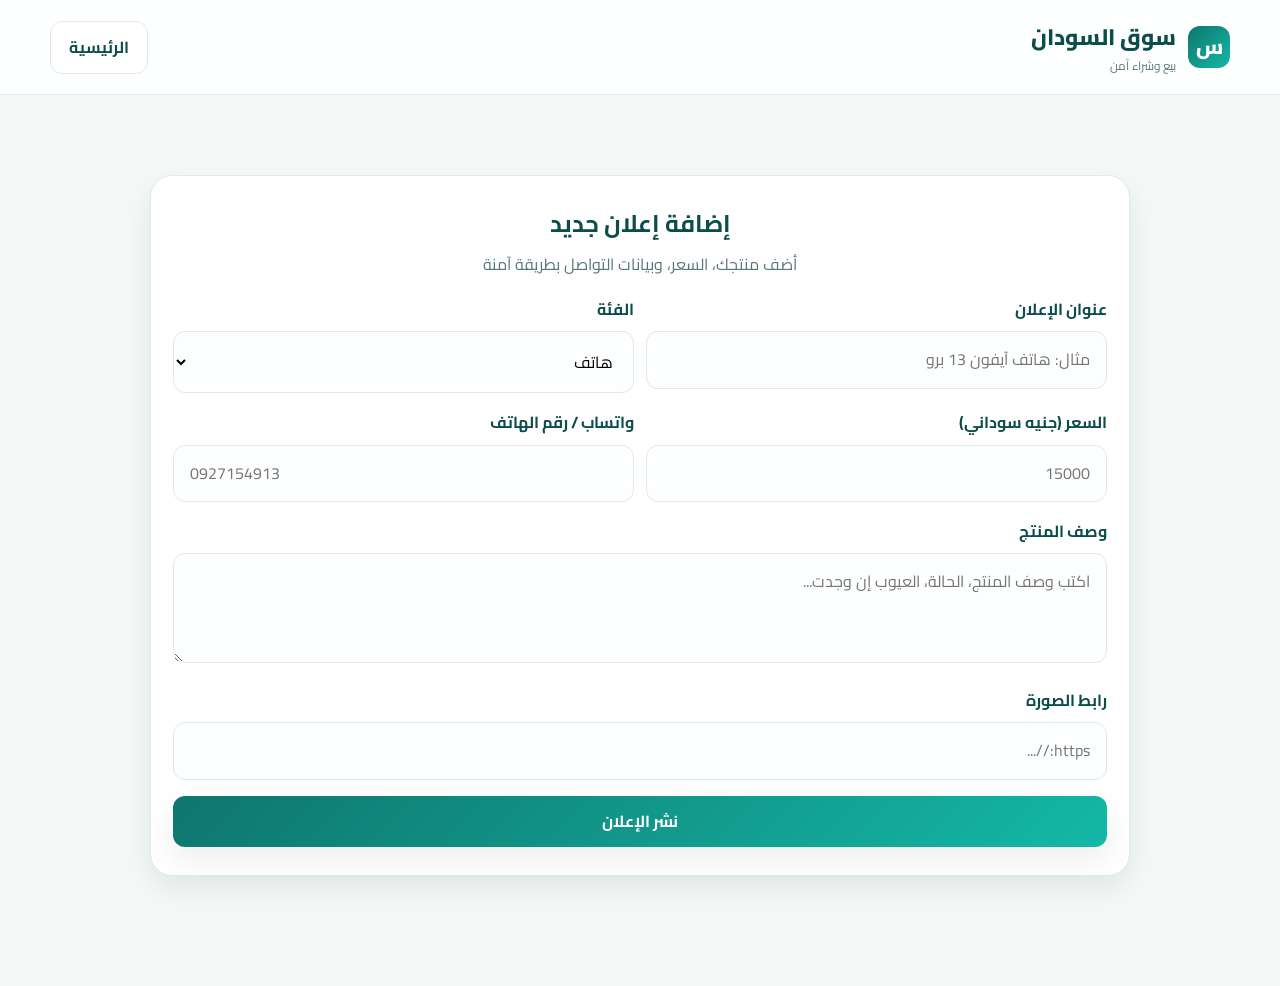
<file: add-listing.html>
<!DOCTYPE html>
<html lang="ar" dir="rtl">
  <head>
    <meta charset="UTF-8" />
    <meta name="viewport" content="width=device-width, initial-scale=1.0" />
    <title>إضافة إعلان | سوق السودان</title>
    <link rel="preconnect" href="https://fonts.googleapis.com" />
    <link rel="preconnect" href="https://fonts.gstatic.com" crossorigin />
    <link
      href="https://fonts.googleapis.com/css2?family=Cairo:wght@400;600;700;800&display=swap"
      rel="stylesheet"
    />
    <link rel="stylesheet" href="styles.css" />
  </head>
  <body>
    <header class="topbar">
      <div class="container nav">
        <div class="brand-wrap">
          <div class="logo">س</div>
          <div>
            <div class="brand-name">سوق السودان</div>
            <div class="brand-tag">بيع وشراء آمن</div>
          </div>
        </div>
        <div class="nav-actions">
          <a class="btn btn-light" href="index.html">الرئيسية</a>
        </div>
      </div>
    </header>

    <main class="form-shell">
      <section class="listing-box">
        <div class="form-header">
          <h2>إضافة إعلان جديد</h2>
          <p>أضف منتجك، السعر، وبيانات التواصل بطريقة آمنة</p>
        </div>

        <form id="listing-form">
          <div class="inline-row">
            <div class="form-group">
              <label for="title">عنوان الإعلان</label>
              <input id="title" type="text" placeholder="مثال: هاتف آيفون 13 برو" required />
            </div>

            <div class="form-group">
              <label for="category">الفئة</label>
              <select id="category">
                <option>هاتف</option>
                <option>سيارة</option>
                <option>أثاث</option>
                <option>ملابس</option>
                <option>أجهزة</option>
                <option>أخرى</option>
              </select>
            </div>
          </div>

          <div class="inline-row">
            <div class="form-group">
              <label for="price">السعر (جنيه سوداني)</label>
              <input id="price" type="number" placeholder="15000" required />
            </div>

            <div class="form-group">
              <label for="whatsapp">واتساب / رقم الهاتف</label>
              <input id="whatsapp" type="tel" placeholder="0927154913" required />
            </div>
          </div>

          <div class="form-group">
            <label for="details">وصف المنتج</label>
            <textarea id="details" placeholder="اكتب وصف المنتج، الحالة، العيوب إن وجدت..."></textarea>
          </div>

          <div class="form-group">
            <label for="image">رابط الصورة</label>
            <input id="image" type="url" placeholder="https://..." />
          </div>

          <button class="btn btn-primary primary-btn-wide" type="submit">نشر الإعلان</button>
        </form>
      </section>
    </main>

    <script src="script.js"></script>
  </body>
</html>
</file>
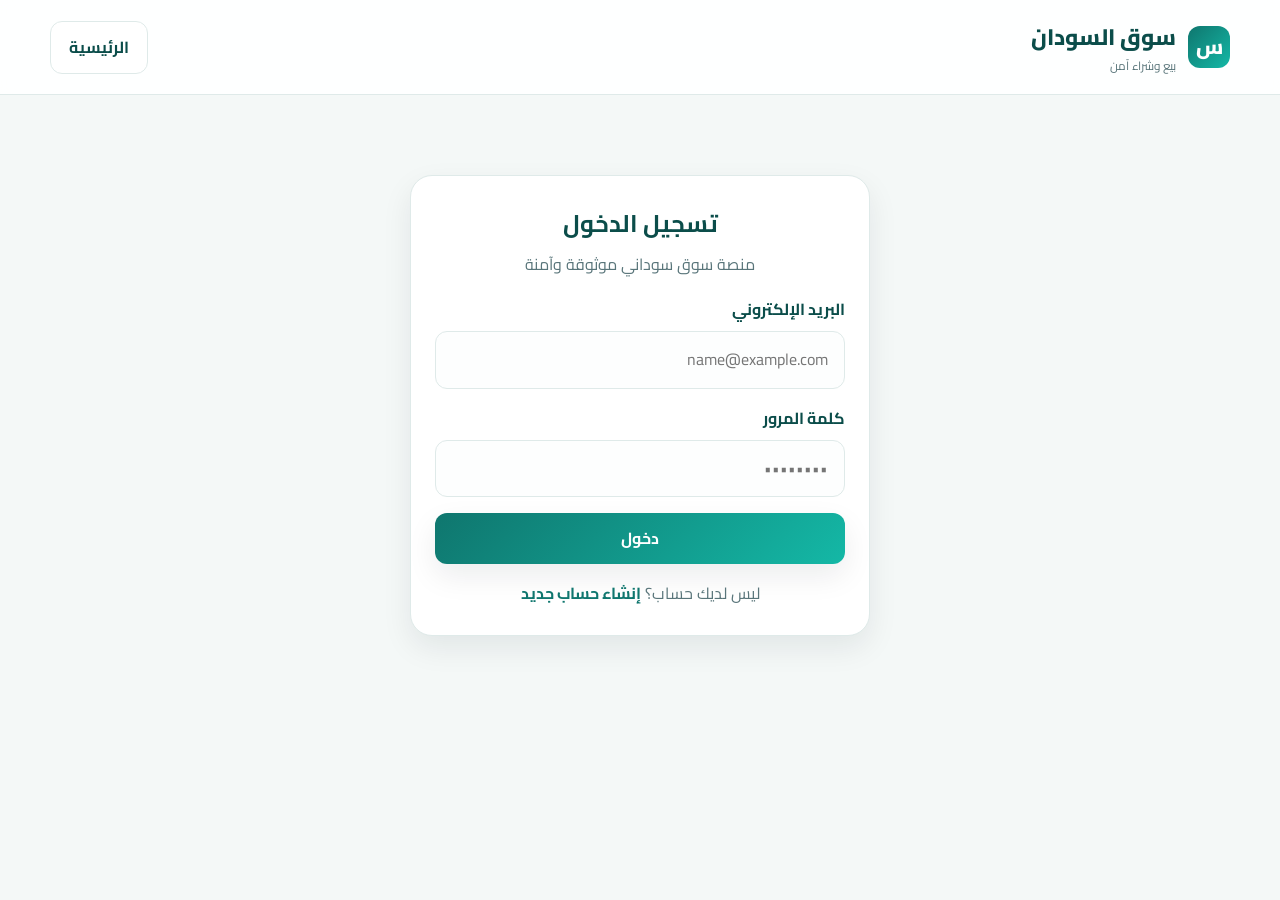
<file: login.html>
<!DOCTYPE html>
<html lang="ar" dir="rtl">
  <head>
    <meta charset="UTF-8" />
    <meta name="viewport" content="width=device-width, initial-scale=1.0" />
    <title>تسجيل الدخول | سوق السودان</title>
    <link rel="preconnect" href="https://fonts.googleapis.com" />
    <link rel="preconnect" href="https://fonts.gstatic.com" crossorigin />
    <link
      href="https://fonts.googleapis.com/css2?family=Cairo:wght@400;600;700;800&display=swap"
      rel="stylesheet"
    />
    <link rel="stylesheet" href="styles.css" />
  </head>
  <body>
    <header class="topbar">
      <div class="container nav">
        <div class="brand-wrap">
          <div class="logo">س</div>
          <div>
            <div class="brand-name">سوق السودان</div>
            <div class="brand-tag">بيع وشراء آمن</div>
          </div>
        </div>
        <div class="nav-actions">
          <a class="btn btn-light" href="index.html">الرئيسية</a>
        </div>
      </div>
    </header>

    <main class="form-shell">
      <section class="auth-box">
        <div class="form-header">
          <h2>تسجيل الدخول</h2>
          <p>منصة سوق سوداني موثوقة وآمنة</p>
        </div>

        <form id="login-form">
          <div class="form-group">
            <label for="email">البريد الإلكتروني</label>
            <input id="email" type="email" placeholder="name@example.com" required />
          </div>

          <div class="form-group">
            <label for="password">كلمة المرور</label>
            <input id="password" type="password" placeholder="••••••••" required />
          </div>

          <button class="btn btn-primary primary-btn-wide" type="submit">دخول</button>

          <div class="helper-link">
            ليس لديك حساب؟ <a href="#">إنشاء حساب جديد</a>
          </div>
        </form>
      </section>
    </main>

    <script src="script.js"></script>
  </body>
</html>
</file>
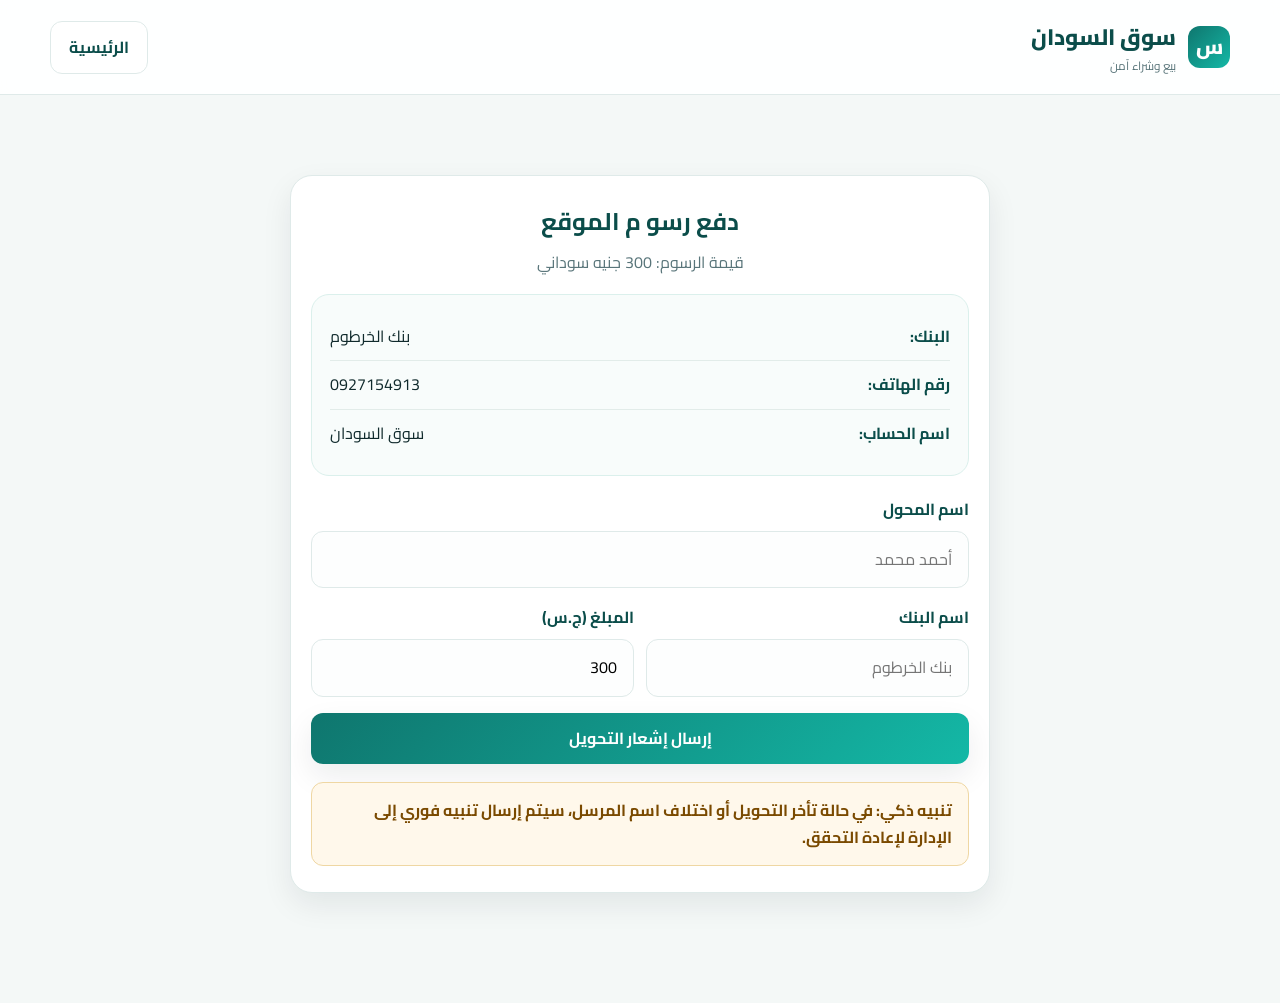
<file: payment.html>
<!DOCTYPE html>
<html lang="ar" dir="rtl">
  <head>
    <meta charset="UTF-8" />
    <meta name="viewport" content="width=device-width, initial-scale=1.0" />
    <title>دفع الرسوم | سوق السودان</title>
    <link rel="preconnect" href="https://fonts.googleapis.com" />
    <link rel="preconnect" href="https://fonts.gstatic.com" crossorigin />
    <link
      href="https://fonts.googleapis.com/css2?family=Cairo:wght@400;600;700;800&display=swap"
      rel="stylesheet"
    />
    <link rel="stylesheet" href="styles.css" />
  </head>
  <body>
    <header class="topbar">
      <div class="container nav">
        <div class="brand-wrap">
          <div class="logo">س</div>
          <div>
            <div class="brand-name">سوق السودان</div>
            <div class="brand-tag">بيع وشراء آمن</div>
          </div>
        </div>
        <div class="nav-actions">
          <a class="btn btn-light" href="index.html">الرئيسية</a>
        </div>
      </div>
    </header>

    <main class="form-shell">
      <section class="payment-box">
        <div class="form-header">
          <h2>دفع رسو م الموقع</h2>
          <p>قيمة الرسوم: 300 جنيه سوداني</p>
        </div>

        <div class="bank-details">
          <div class="bank-row">
            <strong>البنك:</strong>
            <span>بنك الخرطوم</span>
          </div>
          <div class="bank-row">
            <strong>رقم الهاتف:</strong>
            <span>0927154913</span>
          </div>
          <div class="bank-row">
            <strong>اسم الحساب:</strong>
            <span>سوق السودان</span>
          </div>
        </div>

        <form id="payment-form">
          <div class="form-group">
            <label for="transferName">اسم المحول</label>
            <input id="transferName" type="text" placeholder="أحمد محمد" required />
          </div>

          <div class="inline-row">
            <div class="form-group">
              <label for="bankName">اسم البنك</label>
              <input id="bankName" type="text" placeholder="بنك الخرطوم" required />
            </div>

            <div class="form-group">
              <label for="amount">المبلغ (ج.س)</label>
              <input id="amount" type="number" value="300" required />
            </div>
          </div>

          <button class="btn btn-primary primary-btn-wide" type="submit">إرسال إشعار التحويل</button>

          <div class="alert-note">
            تنبيه ذكي: في حالة تأخر التحويل أو اختلاف اسم المرسل، سيتم إرسال تنبيه فوري إلى الإدارة لإعادة التحقق.
          </div>
        </form>
      </section>
    </main>

    <script src="script.js"></script>
  </body>
</html>
</file>
<file: styles.css>
* {
  margin: 0;
  padding: 0;
  box-sizing: border-box;
}

:root {
  --bg: #f4f8f7;
  --panel: #ffffff;
  --panel-alt: #ecf9f6;
  --primary: #0f766e;
  --primary-dark: #0b4d4a;
  --accent: #f59e0b;
  --danger: #dc2626;
  --warning: #f59e0b;
  --success: #16a34a;
  --text: #102a2c;
  --muted: #59757a;
  --border: #dfeae9;
  --shadow: 0 12px 30px rgba(15, 23, 42, 0.08);
}

html {
  scroll-behavior: smooth;
}

body {
  font-family: "Cairo", sans-serif;
  background: var(--bg);
  color: var(--text);
  line-height: 1.7;
}

a {
  text-decoration: none;
  color: inherit;
}

img {
  max-width: 100%;
  display: block;
}

button,
input,
textarea,
select {
  font: inherit;
}

.container {
  width: min(1180px, calc(100% - 32px));
  margin: 0 auto;
}

.topbar {
  position: sticky;
  top: 0;
  z-index: 30;
  background: rgba(255, 255, 255, 0.9);
  backdrop-filter: blur(8px);
  border-bottom: 1px solid var(--border);
}

.nav {
  display: flex;
  align-items: center;
  justify-content: space-between;
  padding: 18px 0;
  gap: 20px;
}

.brand-wrap {
  display: flex;
  align-items: center;
  gap: 12px;
}

.logo {
  width: 42px;
  height: 42px;
  border-radius: 12px;
  background: linear-gradient(135deg, var(--primary), #14b8a6);
  display: grid;
  place-items: center;
  color: white;
  font-weight: 800;
  font-size: 1.3rem;
}

.brand-name {
  font-size: 1.4rem;
  font-weight: 800;
  color: var(--primary-dark);
}

.brand-tag {
  font-size: 0.74rem;
  color: var(--muted);
}

.main-nav {
  display: flex;
  align-items: center;
  gap: 22px;
  color: var(--muted);
  font-weight: 700;
}

.main-nav a:hover {
  color: var(--primary);
}

.nav-actions {
  display: flex;
  align-items: center;
  gap: 12px;
}

.btn {
  display: inline-flex;
  align-items: center;
  justify-content: center;
  gap: 8px;
  border: none;
  border-radius: 12px;
  padding: 12px 18px;
  font-weight: 700;
  cursor: pointer;
  transition: transform 0.2s ease, box-shadow 0.2s ease;
}

.btn:hover {
  transform: translateY(-1px);
}

.btn-primary {
  background: linear-gradient(135deg, var(--primary), #14b8a6);
  color: white;
  box-shadow: var(--shadow);
}

.btn-light {
  background: white;
  border: 1px solid var(--border);
  color: var(--primary-dark);
}

.btn-ghost {
  background: #eefaf8;
  color: var(--primary-dark);
  border: 1px solid #d5f1eb;
}

.hero {
  padding: 54px 0 32px;
  background:
    radial-gradient(circle at top right, rgba(20,184,166,0.12), transparent 24%),
    linear-gradient(180deg, #fafdfd, #f5f8f7);
}

.hero-grid {
  display: grid;
  grid-template-columns: 1.08fr 0.92fr;
  align-items: center;
  gap: 42px;
}

.badge,
.mini-label,
.fee-badge {
  display: inline-block;
  border-radius: 999px;
  font-weight: 800;
  letter-spacing: 0.02em;
}

.badge {
  background: rgba(15, 118, 110, 0.1);
  color: var(--primary);
  padding: 8px 16px;
  margin-bottom: 18px;
}

.hero-copy h1 {
  font-size: clamp(2.3rem, 4vw, 4.3rem);
  line-height: 1.2;
  color: var(--primary-dark);
  margin-bottom: 18px;
}

.hero-copy p {
  color: var(--muted);
  font-size: 1.06rem;
  max-width: 620px;
}

.search-box {
  display: flex;
  align-items: center;
  background: white;
  border: 1px solid var(--border);
  box-shadow: var(--shadow);
  border-radius: 16px;
  overflow: hidden;
  margin-top: 28px;
  max-width: 620px;
}

.search-box input {
  flex: 1;
  border: none;
  padding: 18px 18px;
  outline: none;
  background: transparent;
}

.search-box button {
  border: none;
  background: var(--primary);
  color: white;
  padding: 18px 28px;
  cursor: pointer;
  font-weight: 800;
}

.hero-stats {
  display: flex;
  gap: 30px;
  margin-top: 30px;
  flex-wrap: wrap;
}

.hero-stats div {
  display: flex;
  flex-direction: column;
  gap: 6px;
}

.hero-stats strong {
  color: var(--primary-dark);
  font-size: 1.8rem;
}

.hero-stats span {
  color: var(--muted);
}

.hero-visual {
  position: relative;
  min-height: 500px;
}

.product-showcase {
  width: min(500px, 100%);
  height: 520px;
  border-radius: 28px;
  overflow: hidden;
  box-shadow: 0 25px 45px rgba(15, 118, 110, 0.2);
  position: absolute;
  left: 50%;
  transform: translateX(-50%);
  top: 40px;
}

.product-showcase img {
  width: 100%;
  height: 100%;
  object-fit: cover;
}

.floating-card {
  position: absolute;
  background: rgba(255, 255, 255, 0.94);
  width: 220px;
  border-radius: 18px;
  padding: 18px 16px;
  border: 1px solid var(--border);
  box-shadow: var(--shadow);
}

.floating-card span {
  font-size: 0.75rem;
  color: var(--muted);
}

.floating-card h3 {
  margin: 8px 0;
  font-size: 1.1rem;
  color: var(--primary-dark);
}

.floating-card strong {
  color: var(--primary);
  font-size: 0.96rem;
}

.card-1 {
  right: 5px;
  top: 0;
}

.card-2 {
  left: 10px;
  bottom: 20px;
}

.trusted-bar {
  background: #0d2d2c;
  color: rgba(255,255,255,0.8);
  padding: 22px 0;
}

.trusted-row {
  display: grid;
  grid-template-columns: repeat(4, minmax(0, 1fr));
  text-align: center;
  gap: 20px;
  font-weight: 700;
}

.listings,
.how-it-works,
.security,
.fees {
  padding: 90px 0;
}

.section-header {
  margin-bottom: 30px;
  display: flex;
  align-items: center;
  justify-content: space-between;
  gap: 18px;
}

.section-header.center {
  justify-content: center;
  text-align: center;
}

.mini-label {
  background: rgba(15, 118, 110, 0.09);
  color: var(--primary);
  font-size: 0.82rem;
  padding: 7px 12px;
  margin-bottom: 12px;
}

.section-header h2 {
  font-size: clamp(2rem, 3vw, 3rem);
  color: var(--primary-dark);
}

.product-grid {
  display: grid;
  grid-template-columns: repeat(4, minmax(0, 1fr));
  gap: 24px;
}

.product-card {
  background: var(--panel);
  border: 1px solid var(--border);
  border-radius: 20px;
  overflow: hidden;
  box-shadow: var(--shadow);
}

.product-image {
  position: relative;
  height: 230px;
}

.product-image img {
  width: 100%;
  height: 100%;
  object-fit: cover;
}

.tag {
  position: absolute;
  right: 12px;
  top: 12px;
  background: rgba(245, 158, 11, 0.96);
  color: white;
  padding: 8px 12px;
  border-radius: 999px;
  font-size: 0.72rem;
  font-weight: 800;
}

.product-body {
  padding: 18px 18px 16px;
}

.price-row {
  display: flex;
  align-items: center;
  justify-content: space-between;
  gap: 12px;
  margin-bottom: 8px;
}

.price-row strong {
  color: var(--primary);
  font-size: 1.4rem;
}

.price-row span {
  color: var(--muted);
  font-size: 0.78rem;
}

.product-body h3 {
  color: var(--primary-dark);
  margin-bottom: 8px;
}

.product-body p {
  color: var(--muted);
  min-height: 76px;
}

.meta-row,
.seller-row,
.status-row {
  display: flex;
  align-items: center;
  justify-content: space-between;
  gap: 12px;
}

.meta-row {
  color: var(--muted);
  font-size: 0.8rem;
  margin-top: 12px;
}

.seller-row {
  margin-top: 18px;
}

.seller-row div {
  display: flex;
  flex-direction: column;
  gap: 2px;
}

.seller-row small {
  color: var(--muted);
}

.steps-grid {
  display: grid;
  grid-template-columns: repeat(4, minmax(0, 1fr));
  gap: 20px;
}

.step-box {
  background: var(--panel);
  border: 1px solid var(--border);
  box-shadow: var(--shadow);
  border-radius: 22px;
  padding: 28px 22px;
}

.step-box span {
  display: inline-flex;
  width: 50px;
  height: 50px;
  border-radius: 15px;
  background: rgba(15, 118, 110, 0.09);
  color: var(--primary);
  font-weight: 800;
  justify-content: center;
  align-items: center;
  margin-bottom: 16px;
}

.step-box h3 {
  color: var(--primary-dark);
  margin-bottom: 8px;
}

.step-box p {
  color: var(--muted);
}

.security-grid {
  display: grid;
  grid-template-columns: 1.1fr 0.9fr;
  gap: 30px;
  align-items: center;
}

.security h2 {
  color: var(--primary-dark);
  font-size: clamp(2rem, 3vw, 2.8rem);
  margin-bottom: 12px;
}

.security p {
  color: var(--muted);
  margin-bottom: 20px;
}

.check-list {
  list-style: none;
  display: grid;
  gap: 12px;
  color: var(--text);
  font-weight: 600;
}

.check-list li::before {
  content: "✓";
  display: inline-block;
  margin-left: 12px;
  color: var(--success);
  font-weight: 900;
}

.alert-card {
  background: var(--panel);
  border: 1px solid var(--border);
  border-radius: 22px;
  box-shadow: var(--shadow);
  padding: 22px 20px;
}

.alert-header {
  display: flex;
  align-items: center;
  gap: 10px;
  margin-bottom: 16px;
}

.dot {
  display: inline-block;
  width: 12px;
  height: 12px;
  border-radius: 50%;
} 

.dot.green { background: var(--success); }
.dot.orange { background: var(--warning); }

.risk-level {
  color: var(--primary-dark);
  font-weight: 800;
  margin-bottom: 18px;
}

.alert-box {
  border-radius: 16px;
  padding: 16px 14px;
  margin-bottom: 12px;
  border: 1px solid transparent;
}

.alert-box span {
  display: block;
  font-weight: 800;
  margin-bottom: 6px;
}

.alert-box small {
  color: var(--muted);
}

.alert-box.safe {
  background: #eefaf4;
  border-color: #cfead8;
}

.alert-box.warning {
  background: #fff8eb;
  border-color: #f4dca0;
}

.alert-box.info {
  background: #eef8ff;
  border-color: #cfe3f8;
}

.fees-grid {
  display: grid;
  grid-template-columns: repeat(3, minmax(0, 1fr));
  gap: 22px;
}

.fee-card {
  background: var(--panel);
  border: 1px solid var(--border);
  border-radius: 24px;
  padding: 24px 18px;
  box-shadow: var(--shadow);
}

.fee-card.featured {
  background: linear-gradient(180deg, rgba(15,118,110,0.05), rgba(255,255,255,1));
}

.fee-badge {
  background: rgba(15, 118, 110, 0.09);
  color: var(--primary);
  padding: 8px 12px;
  font-size: 0.75rem;
  margin-bottom: 14px;
}

.fee-badge.alt {
  background: rgba(245, 158, 11, 0.12);
  color: #a15a00;
}

.fee-card h3 {
  color: var(--primary-dark);
  margin-bottom: 8px;
  font-size: 2rem;
}

.fee-card p {
  color: var(--muted);
  margin-bottom: 16px;
}

.fee-card ul {
  list-style: none;
  display: grid;
  gap: 8px;
  color: var(--text);
  font-weight: 600;
}

.fee-card ul li::before {
  content: "•";
  color: var(--primary);
  margin-left: 10px;
}

.bank-box {
  display: grid;
  gap: 6px;
  background: var(--panel-alt);
  border-radius: 14px;
  padding: 14px;
  border: 1px solid #d4efea;
  color: var(--text);
}

.site-footer {
  background: #0d1b20;
  color: rgba(255,255,255,0.8);
  padding-top: 54px;
}

.footer-grid {
  display: grid;
  grid-template-columns: 1.4fr 1fr 1fr;
  gap: 32px;
  padding-bottom: 30px;
}

.footer-brand {
  margin-bottom: 18px;
}

.site-footer h4 {
  color: white;
  margin-bottom: 16px;
}

.site-footer ul {
  list-style: none;
  display: grid;
  gap: 8px;
}

.site-footer p {
  color: rgba(255,255,255,0.7);
  max-width: 360px;
}

.copyright {
  border-top: 1px solid rgba(255,255,255,0.1);
  text-align: center;
  padding: 20px 0;
  color: rgba(255,255,255,0.65);
}

.form-shell {
  padding: 80px 0 110px;
}

.auth-box,
.listing-box,
.product-view,
.payment-box {
  background: var(--panel);
  border-radius: 22px;
  border: 1px solid var(--border);
  box-shadow: var(--shadow);
}

.auth-box {
  width: min(460px, 100%);
  margin: 0 auto;
  padding: 28px 24px;
}

.form-header {
  text-align: center;
  margin-bottom: 18px;
}

.form-header h2 {
  color: var(--primary-dark);
  margin-bottom: 6px;
}

.form-header p {
  color: var(--muted);
}

.form-group {
  margin-bottom: 16px;
}

.form-group label {
  display: block;
  margin-bottom: 8px;
  font-weight: 700;
  color: var(--primary-dark);
}

.form-group input,
.form-group textarea,
.form-group select {
  width: 100%;
  padding: 14px 16px;
  border-radius: 12px;
  border: 1px solid var(--border);
  background: #fdfefe;
  outline: none;
}

.form-group textarea {
  min-height: 110px;
  resize: vertical;
}

.inline-row {
  display: grid;
  grid-template-columns: repeat(2, minmax(0, 1fr));
  gap: 12px;
}

.primary-btn-wide {
  display: block;
  width: 100%;
}

.helper-link {
  text-align: center;
  margin-top: 16px;
  color: var(--muted);
}

.helper-link a {
  color: var(--primary);
  font-weight: 700;
}

.listing-box {
  width: min(980px, 100%);
  margin: 0 auto;
  padding: 28px 22px;
}

.product-view {
  width: min(980px, 100%);
  margin: 0 auto;
  overflow: hidden;
}

.product-view .view-image {
  height: 430px;
}

.product-view .view-image img {
  width: 100%;
  height: 100%;
  object-fit: cover;
}

.product-view .body {
  padding: 24px 22px 28px;
}

.product-view .price-line {
  display: flex;
  align-items: center;
  justify-content: space-between;
  gap: 18px;
  margin-bottom: 16px;
}

.product-view .price-line h2 {
  color: var(--primary-dark);
  font-size: 2.1rem;
}

.product-meta {
  display: flex;
  gap: 12px;
  flex-wrap: wrap;
  color: var(--muted);
  margin: 12px 0 18px;
}

.contact-box {
  display: grid;
  grid-template-columns: 1fr 1fr;
  gap: 16px;
  margin-top: 18px;
}

.contact-box .mini-panel {
  background: #f8fdfc;
  border: 1px solid var(--border);
  border-radius: 14px;
  padding: 15px 14px;
}

.payment-box {
  width: min(700px, 100%);
  margin: 0 auto;
  padding: 26px 20px;
}

.bank-details {
  background: #f8fcfb;
  border: 1px solid #dbf0ec;
  border-radius: 18px;
  padding: 18px;
  margin: 16px 0 20px;
}

.bank-row {
  display: flex;
  justify-content: space-between;
  gap: 12px;
  padding: 10px 0;
  border-bottom: 1px solid #e2ece9;
}

.bank-row:last-child {
  border-bottom: none;
}

.bank-row strong {
  color: var(--primary-dark);
}

.alert-note {
  background: #fff8eb;
  border: 1px solid #efd7a3;
  color: #7a4a00;
  padding: 14px 16px;
  border-radius: 12px;
  margin-top: 18px;
  font-weight: 700;
}

@media (max-width: 980px) {
  .main-nav {
    display: none;
  }

  .hero-grid,
  .security-grid,
  .contact-box,
  .fees-grid,
  .product-grid,
  .steps-grid,
  .footer-grid {
    grid-template-columns: 1fr 1fr;
  }

  .hero-grid {
    grid-template-columns: 1fr;
  }

  .product-grid {
    grid-template-columns: repeat(2, minmax(0, 1fr));
  }
}

@media (max-width: 640px) {
  .nav {
    flex-wrap: wrap;
  }

  .nav-actions {
    width: 100%;
    justify-content: space-between;
  }

  .product-grid,
  .steps-grid,
  .fees-grid,
  .footer-grid,
  .security-grid,
  .contact-box,
  .inline-row,
  .trusted-row {
    grid-template-columns: 1fr;
  }

  .search-box {
    flex-direction: column;
    align-items: stretch;
  }

  .search-box button {
    width: 100%;
  }

  .product-showcase {
    position: relative;
    left: auto;
    transform: none;
    width: 100%;
    top: 0;
    height: 360px;
  }

  .floating-card {
    position: relative;
    width: 100%;
    margin-bottom: 18px;
    left: auto;
    right: auto;
    top: auto;
    bottom: auto;
  }

  .hero-visual {
    display: flex;
    flex-direction: column;
    min-height: auto;
  }
}
</file>
